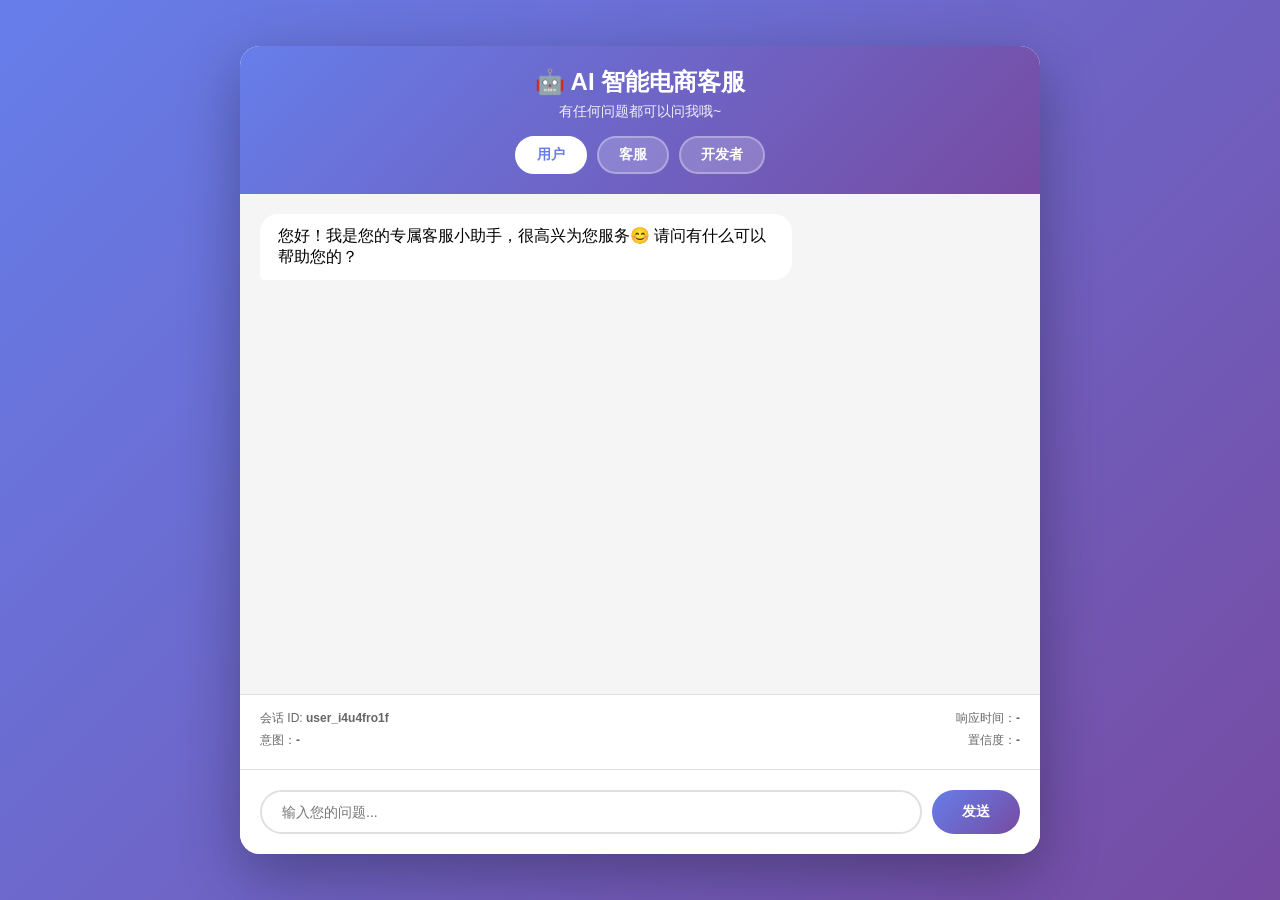
<file: static/index.html>
<!DOCTYPE html>
<html lang="zh-CN">
<head>
    <meta charset="UTF-8">
    <meta name="viewport" content="width=device-width, initial-scale=1.0">
    <title>AI 智能电商客服 - 测试界面</title>
    <style>
        * {
            margin: 0;
            padding: 0;
            box-sizing: border-box;
        }
        
        body {
            font-family: 'Microsoft YaHei', Arial, sans-serif;
            background: linear-gradient(135deg, #667eea 0%, #764ba2 100%);
            min-height: 100vh;
            display: flex;
            justify-content: center;
            align-items: center;
            padding: 20px;
        }
        
        .container {
            width: 100%;
            max-width: 800px;
            background: white;
            border-radius: 20px;
            box-shadow: 0 20px 60px rgba(0,0,0,0.3);
            overflow: hidden;
        }
        
        .header {
            background: linear-gradient(135deg, #667eea 0%, #764ba2 100%);
            color: white;
            padding: 20px;
            text-align: center;
            position: relative;
        }
        
        .header h1 {
            font-size: 24px;
            margin-bottom: 5px;
        }
        
        .header p {
            font-size: 14px;
            opacity: 0.9;
        }
        
        /* 模式切换按钮 */
        .mode-tabs {
            display: flex;
            justify-content: center;
            gap: 10px;
            margin-top: 15px;
        }
        
        .mode-tab {
            padding: 8px 20px;
            background: rgba(255, 255, 255, 0.2);
            border: 2px solid rgba(255, 255, 255, 0.3);
            border-radius: 20px;
            cursor: pointer;
            font-size: 14px;
            font-weight: bold;
            transition: all 0.3s;
            color: white;
        }
        
        .mode-tab:hover {
            background: rgba(255, 255, 255, 0.3);
        }
        
        .mode-tab.active {
            background: white;
            color: #667eea;
            border-color: white;
        }
        
        .chat-container {
            height: 500px;
            overflow-y: auto;
            padding: 20px;
            background: #f5f5f5;
        }
        
        .message {
            margin-bottom: 15px;
            display: flex;
            align-items: flex-start;
        }
        
        .message.user {
            justify-content: flex-end;
        }
        
        .message-content {
            max-width: 70%;
            padding: 12px 18px;
            border-radius: 18px;
            word-wrap: break-word;
        }
        
        .message.bot .message-content {
            background: white;
            border-bottom-left-radius: 4px;
        }
        
        .message.user .message-content {
            background: linear-gradient(135deg, #667eea 0%, #764ba2 100%);
            color: white;
            border-bottom-right-radius: 4px;
        }
        
        .input-container {
            padding: 20px;
            background: white;
            border-top: 1px solid #e0e0e0;
            display: flex;
            gap: 10px;
        }
        
        #userInput {
            flex: 1;
            padding: 12px 20px;
            border: 2px solid #e0e0e0;
            border-radius: 25px;
            font-size: 14px;
            outline: none;
            transition: border-color 0.3s;
        }
        
        #userInput:focus {
            border-color: #667eea;
        }
        
        button {
            padding: 12px 30px;
            background: linear-gradient(135deg, #667eea 0%, #764ba2 100%);
            color: white;
            border: none;
            border-radius: 25px;
            cursor: pointer;
            font-size: 14px;
            font-weight: bold;
            transition: transform 0.2s;
        }
        
        button:hover {
            transform: translateY(-2px);
        }
        
        button:active {
            transform: translateY(0);
        }
        
        .info-panel {
            padding: 15px 20px;
            background: #fff;
            border-top: 1px solid #e0e0e0;
            font-size: 12px;
            color: #666;
        }
        
        .info-row {
            display: flex;
            justify-content: space-between;
            margin-bottom: 5px;
        }
        
        .typing-indicator {
            display: none;
            padding: 12px 18px;
            background: white;
            border-radius: 18px;
            width: fit-content;
        }
        
        .typing-indicator span {
            display: inline-block;
            width: 8px;
            height: 8px;
            background: #667eea;
            border-radius: 50%;
            margin: 0 2px;
            animation: bounce 1.4s infinite ease-in-out both;
        }
        
        .typing-indicator span:nth-child(1) { animation-delay: -0.32s; }
        .typing-indicator span:nth-child(2) { animation-delay: -0.16s; }
        
        @keyframes bounce {
            0%, 80%, 100% { transform: scale(0); }
            40% { transform: scale(1); }
        }
    </style>
</head>
<body>
    <div class="container">
        <div class="header">
            <h1>🤖 AI 智能电商客服</h1>
            <p>有任何问题都可以问我哦~</p>
            <div class="mode-tabs">
                <div class="mode-tab active" onclick="switchMode('user')">用户</div>
                <div class="mode-tab" onclick="switchMode('service')">客服</div>
                <div class="mode-tab" onclick="switchMode('dev')">开发者</div>
            </div>
        </div>
        
        <div class="chat-container" id="chatContainer">
            <div class="message bot">
                <div class="message-content">
                    您好！我是您的专属客服小助手，很高兴为您服务😊 请问有什么可以帮助您的？
                </div>
            </div>
            <div class="typing-indicator" id="typingIndicator">
                <span></span><span></span><span></span>
            </div>
        </div>
        
        <div class="info-panel">
            <div class="info-row">
                <span>会话 ID: <strong id="sessionId">-</strong></span>
                <span>响应时间：<strong id="responseTime">-</strong></span>
            </div>
            <div class="info-row">
                <span>意图：<strong id="intentInfo">-</strong></span>
                <span>置信度：<strong id="confidenceInfo">-</strong></span>
            </div>
        </div>
        
        <div class="input-container">
            <input type="text" id="userInput" placeholder="输入您的问题..." onkeypress="handleKeyPress(event)">
            <button onclick="sendMessage()">发送</button>
        </div>
    </div>

    <script>
        let sessionId = null;
        const API_BASE_URL = 'http://localhost:8000/api';
        let currentMode = 'user';
            
        // 页面加载时生成 session ID
        window.onload = function() {
            sessionId = generateSessionId();
            document.getElementById('sessionId').textContent = sessionId;
        };
            
        function generateSessionId() {
            return 'user_' + Math.random().toString(36).substr(2, 9);
        }
            
        // 切换模式
        function switchMode(mode) {
            currentMode = mode;
                
            // 更新标签页样式
            document.querySelectorAll('.mode-tab').forEach(tab => {
                tab.classList.remove('active');
            });
            event.target.classList.add('active');
                
            const infoPanel = document.querySelector('.info-panel');
                
            // 根据模式显示不同内容
            if (mode === 'user') {
                // 用户模式：隐藏 info-panel
                if (infoPanel) infoPanel.style.display = 'none';
            } else if (mode === 'service') {
                // 客服模式：显示基础信息
                if (infoPanel) {
                    infoPanel.style.display = 'block';
                    infoPanel.innerHTML = `
                        <div class="info-row">
                            <span>会话 ID: <strong id="sessionId">-</strong></span>
                            <span>响应时间：<strong id="responseTime">-</strong></span>
                        </div>
                        <div class="info-row">
                            <span>意图：<strong id="intentInfo">-</strong></span>
                            <span>置信度：<strong id="confidenceInfo">-</strong></span>
                        </div>
                    `;
                }
                alert('💼 客服模式已启用！\n\n此模式下可以看到：\n• 会话 ID\n• 响应时间\n• 意图识别\n• 置信度');
            } else if (mode === 'dev') {
                // 开发者模式：显示完整调试信息
                if (infoPanel) {
                    infoPanel.style.display = 'block';
                    infoPanel.innerHTML = `
                        <div class="info-row">
                            <span> 会话 ID: <strong id="sessionId">-</strong></span>
                            <span>⏱️ 响应时间：<strong id="responseTime">-</strong></span>
                        </div>
                        <div class="info-row">
                            <span>🎯 意图：<strong id="intentInfo">-</strong></span>
                            <span>📊 置信度：<strong id="confidenceInfo">-</strong></span>
                        </div>
                        <div class="info-row">
                            <span>🔧 策略：<strong id="strategyInfo">-</strong></span>
                            <span>📝 原始意图：<strong id="rawIntent">-</strong></span>
                        </div>
                        <div style="margin-top: 10px; padding: 10px; background: #f0f0f0; border-radius: 8px; font-size: 12px;">
                            <strong>📋 完整响应数据：</strong>
                            <pre id="rawData" style="margin-top: 5px; color: #666; white-space: pre-wrap;">等待对话...</pre>
                        </div>
                    `;
                }
                alert('👨‍💻 开发者模式已启用！\n\n此模式下可以看到：\n• 完整的技术调试信息\n• 意图识别详情\n• 响应策略\n• 原始 API 数据');
            }
        }
        
        function handleKeyPress(event) {
            if (event.key === 'Enter') {
                sendMessage();
            }
        }
        
        async function sendMessage() {
            const input = document.getElementById('userInput');
            const message = input.value.trim();
            
            if (!message) return;
            
            // 添加用户消息到聊天界面
            addMessage(message, 'user');
            input.value = '';
            
            // 显示正在输入提示
            showTyping();
            
            try {
                const startTime = Date.now();
                
                const response = await fetch(`${API_BASE_URL}/chat`, {
                    method: 'POST',
                    headers: {
                        'Content-Type': 'application/json'
                    },
                    body: JSON.stringify({
                        message: message,
                        session_id: sessionId
                    })
                });
                
                const data = await response.json();
                
                // 隐藏正在输入提示
                hideTyping();
                
                // 添加机器人回复
                addMessage(data.response, 'bot');
                
                // 根据当前模式更新信息面板
                if (currentMode === 'dev') {
                    // 开发者模式：显示完整调试信息
                    document.getElementById('sessionId').textContent = data.session_id;
                    document.getElementById('responseTime').textContent = data.processing_time;
                    document.getElementById('intentInfo').textContent = data.intent_cn;
                    document.getElementById('confidenceInfo').textContent = (data.confidence * 100).toFixed(1) + '%';
                    if (document.getElementById('strategyInfo')) {
                        document.getElementById('strategyInfo').textContent = data.strategy;
                    }
                    if (document.getElementById('rawIntent')) {
                        document.getElementById('rawIntent').textContent = data.intent;
                    }
                    if (document.getElementById('rawData')) {
                        document.getElementById('rawData').textContent = JSON.stringify(data, null, 2);
                    }
                } else if (currentMode === 'service') {
                    // 客服模式：只显示基础信息
                    document.getElementById('sessionId').textContent = data.session_id;
                    document.getElementById('responseTime').textContent = data.processing_time;
                    document.getElementById('intentInfo').textContent = data.intent_cn;
                    document.getElementById('confidenceInfo').textContent = (data.confidence * 100).toFixed(1) + '%';
                }
                
            } catch (error) {
                hideTyping();
                addMessage('抱歉，系统出现错误，请稍后再试~', 'bot');
                console.error('Error:', error);
            }
        }
        
        function addMessage(text, type) {
            const container = document.getElementById('chatContainer');
            const typingIndicator = document.getElementById('typingIndicator');
            
            const messageDiv = document.createElement('div');
            messageDiv.className = `message ${type}`;
            
            const contentDiv = document.createElement('div');
            contentDiv.className = 'message-content';
            contentDiv.textContent = text;
            
            messageDiv.appendChild(contentDiv);
            container.insertBefore(messageDiv, typingIndicator);
            
            // 滚动到底部
            container.scrollTop = container.scrollHeight;
        }
        
        function showTyping() {
            const indicator = document.getElementById('typingIndicator');
            indicator.style.display = 'block';
        }
        
        function hideTyping() {
            const indicator = document.getElementById('typingIndicator');
            indicator.style.display = 'none';
        }
    </script>
</body>
</html>
</file>
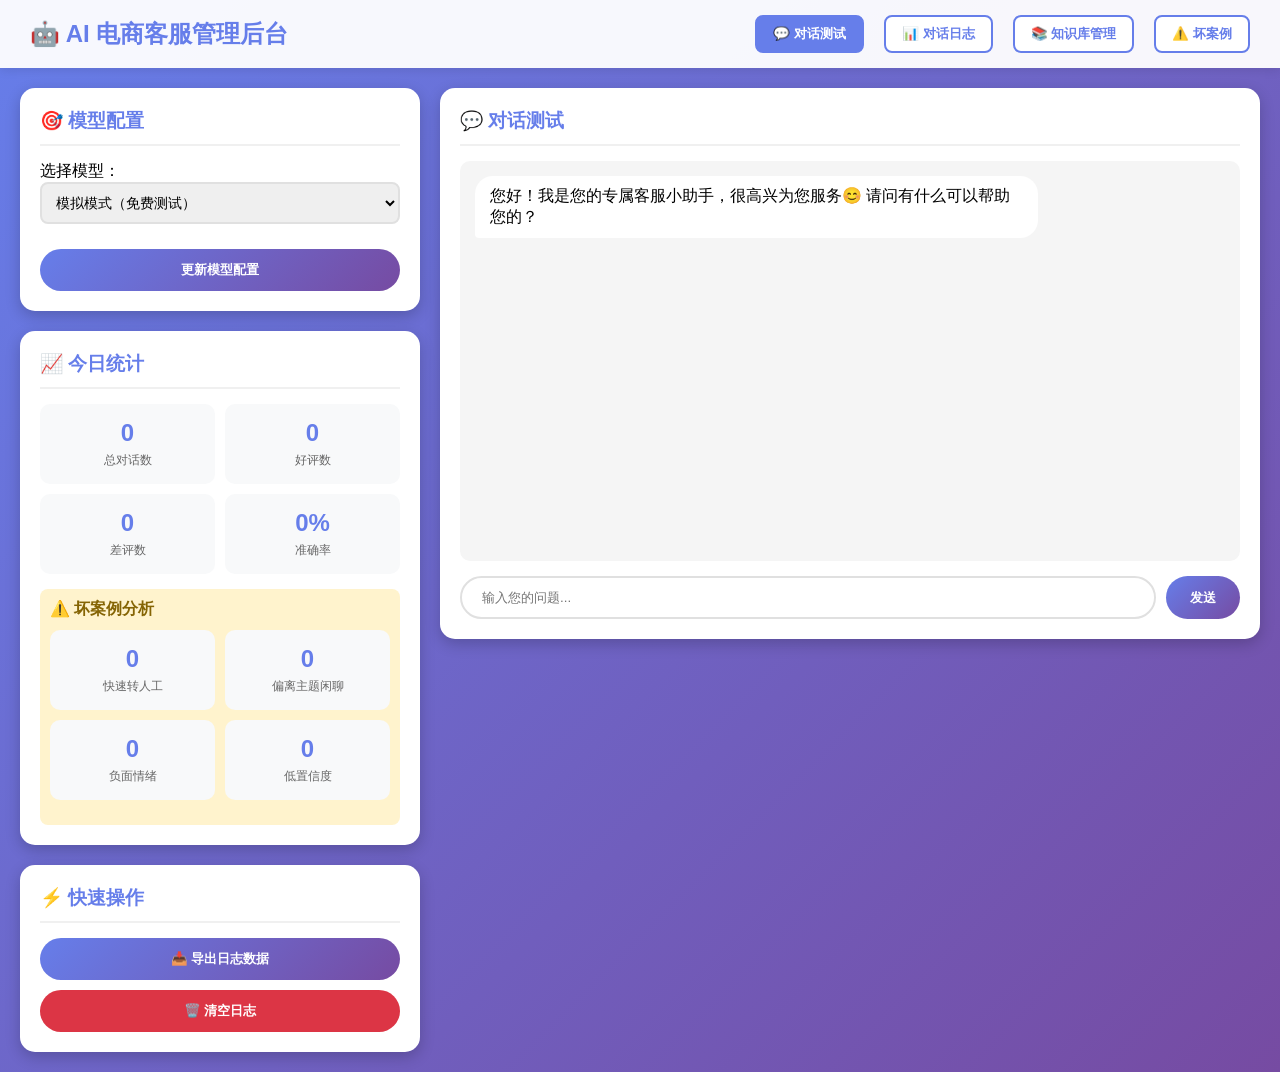
<file: static/admin.html>
<!DOCTYPE html>
<html lang="zh-CN">
<head>
    <meta charset="UTF-8">
    <meta name="viewport" content="width=device-width, initial-scale=1.0">
    <title>AI 电商客服 - 管理后台</title>
    <style>
        * {
            margin: 0;
            padding: 0;
            box-sizing: border-box;
        }
        
        body {
            font-family: 'Microsoft YaHei', Arial, sans-serif;
            background: linear-gradient(135deg, #667eea 0%, #764ba2 100%);
            min-height: 100vh;
            display: flex;
            flex-direction: column;
        }
        
        /* 顶部导航栏 */
        .navbar {
            background: rgba(255, 255, 255, 0.95);
            padding: 15px 30px;
            box-shadow: 0 2px 10px rgba(0,0,0,0.1);
            display: flex;
            justify-content: space-between;
            align-items: center;
        }
        
        /* 加载提示样式 */
        .loading-overlay {
            position: fixed;
            top: 0;
            left: 0;
            width: 100%;
            height: 100%;
            background: rgba(0, 0, 0, 0.7);
            display: none;
            justify-content: center;
            align-items: center;
            z-index: 9999;
        }
        
        .loading-content {
            background: white;
            padding: 40px;
            border-radius: 15px;
            text-align: center;
            max-width: 400px;
        }
        
        .spinner {
            width: 60px;
            height: 60px;
            border: 5px solid #f3f3f3;
            border-top: 5px solid #667eea;
            border-radius: 50%;
            animation: spin 1s linear infinite;
            margin: 0 auto 20px;
        }
        
        @keyframes spin {
            0% { transform: rotate(0deg); }
            100% { transform: rotate(360deg); }
        }
        
        .loading-text {
            color: #667eea;
            font-size: 18px;
            font-weight: bold;
            margin-bottom: 10px;
        }
        
        .loading-subtext {
            color: #999;
            font-size: 14px;
        }
        
        .progress-bar {
            width: 100%;
            height: 8px;
            background: #f0f0f0;
            border-radius: 4px;
            overflow: hidden;
            margin-top: 15px;
        }
        
        .progress-fill {
            height: 100%;
            background: linear-gradient(135deg, #667eea 0%, #764ba2 100%);
            width: 0%;
            transition: width 0.3s ease;
        }
        
        .navbar h1 {
            color: #667eea;
            font-size: 24px;
        }
        
        .nav-links {
            display: flex;
            gap: 20px;
        }
        
        .nav-links button {
            padding: 8px 16px;
            background: white;
            border: 2px solid #667eea;
            color: #667eea;
            border-radius: 8px;
            cursor: pointer;
            font-weight: bold;
            transition: all 0.3s;
        }
        
        .nav-links button:hover,
        .nav-links button.active {
            background: #667eea;
            color: white;
        }
        
        /* 主容器 */
        .container {
            flex: 1;
            display: grid;
            grid-template-columns: 400px 1fr;
            gap: 20px;
            padding: 20px;
            max-width: 1600px;
            margin: 0 auto;
            width: 100%;
        }
        
        /* 左侧面板 */
        .left-panel {
            display: flex;
            flex-direction: column;
            gap: 20px;
        }
        
        .card {
            background: white;
            border-radius: 15px;
            padding: 20px;
            box-shadow: 0 5px 15px rgba(0,0,0,0.2);
        }
        
        .card h3 {
            color: #667eea;
            margin-bottom: 15px;
            border-bottom: 2px solid #f0f0f0;
            padding-bottom: 10px;
        }
        
        /* 聊天区域 */
        .chat-container {
            height: 400px;
            overflow-y: auto;
            padding: 15px;
            background: #f5f5f5;
            border-radius: 10px;
            margin-bottom: 15px;
        }
        
        .message {
            margin-bottom: 15px;
            display: flex;
            align-items: flex-start;
        }
        
        .message.user {
            justify-content: flex-end;
        }
        
        .message-content {
            max-width: 75%;
            padding: 10px 15px;
            border-radius: 18px;
            word-wrap: break-word;
        }
        
        .message.bot .message-content {
            background: white;
            border-bottom-left-radius: 4px;
        }
        
        .message.user .message-content {
            background: linear-gradient(135deg, #667eea 0%, #764ba2 100%);
            color: white;
            border-bottom-right-radius: 4px;
        }
        
        .input-area {
            display: flex;
            gap: 10px;
        }
        
        .input-area input {
            flex: 1;
            padding: 12px 20px;
            border: 2px solid #e0e0e0;
            border-radius: 25px;
            outline: none;
        }
        
        .input-area input:focus {
            border-color: #667eea;
        }
        
        .btn {
            padding: 12px 24px;
            background: linear-gradient(135deg, #667eea 0%, #764ba2 100%);
            color: white;
            border: none;
            border-radius: 25px;
            cursor: pointer;
            font-weight: bold;
            transition: transform 0.2s;
        }
        
        .btn:hover {
            transform: translateY(-2px);
        }
        
        /* 模型选择器 */
        .model-selector {
            margin-bottom: 15px;
        }
        
        .model-selector select {
            width: 100%;
            padding: 10px;
            border: 2px solid #e0e0e0;
            border-radius: 8px;
            font-size: 14px;
        }
        
        /* 统计信息 */
        .stats-grid {
            display: grid;
            grid-template-columns: repeat(2, 1fr);
            gap: 10px;
            margin-bottom: 15px;
        }
        
        .stat-item {
            background: #f8f9fa;
            padding: 15px;
            border-radius: 10px;
            text-align: center;
        }
        
        .stat-number {
            font-size: 24px;
            font-weight: bold;
            color: #667eea;
        }
        
        .stat-label {
            font-size: 12px;
            color: #666;
            margin-top: 5px;
        }
        
        /* 右侧面板 */
        .right-panel {
            display: flex;
            flex-direction: column;
            gap: 20px;
        }
        
        /* 选项卡 */
        .tabs {
            display: flex;
            gap: 10px;
            margin-bottom: 15px;
        }
        
        .tab-btn {
            padding: 10px 20px;
            background: white;
            border: none;
            border-radius: 8px;
            cursor: pointer;
            font-weight: bold;
            transition: all 0.3s;
        }
        
        .tab-btn.active {
            background: #667eea;
            color: white;
        }
        
        /* 日志表格 */
        .log-table {
            width: 100%;
            border-collapse: collapse;
            background: white;
            border-radius: 10px;
            overflow: hidden;
        }
        
        .log-table th {
            background: #667eea;
            color: white;
            padding: 15px;
            text-align: left;
        }
        
        .log-table td {
            padding: 12px;
            border-bottom: 1px solid #f0f0f0;
        }
        
        .log-table tr:hover {
            background: #f8f9fa;
        }
        
        .badge {
            display: inline-block;
            padding: 4px 12px;
            border-radius: 12px;
            font-size: 12px;
            font-weight: bold;
        }
        
        .badge-good {
            background: #d4edda;
            color: #155724;
        }
        
        .badge-bad {
            background: #f8d7da;
            color: #721c24;
        }
        
        .badge-normal {
            background: #d1ecf1;
            color: #0c5460;
        }
        
        /* 反馈按钮 */
        .feedback-btns {
            display: flex;
            gap: 5px;
        }
        
        .feedback-btn {
            padding: 4px 8px;
            border: none;
            border-radius: 4px;
            cursor: pointer;
            font-size: 12px;
        }
        
        .feedback-btn.good {
            background: #d4edda;
            color: #155724;
        }
        
        .feedback-btn.bad {
            background: #f8d7da;
            color: #721c24;
        }
        
        /* 知识库表单 */
        .form-group {
            margin-bottom: 15px;
        }
        
        .form-group label {
            display: block;
            margin-bottom: 5px;
            color: #555;
            font-weight: bold;
        }
        
        .form-group input,
        .form-group textarea {
            width: 100%;
            padding: 10px;
            border: 2px solid #e0e0e0;
            border-radius: 8px;
            font-size: 14px;
        }
        
        .form-group textarea {
            resize: vertical;
            min-height: 80px;
        }
        
        /* 滚动条样式 */
        ::-webkit-scrollbar {
            width: 8px;
            height: 8px;
        }
        
        ::-webkit-scrollbar-track {
            background: #f1f1f1;
            border-radius: 4px;
        }
        
        ::-webkit-scrollbar-thumb {
            background: #667eea;
            border-radius: 4px;
        }
        
        /* 加载动画 */
        .typing-indicator {
            display: none;
            padding: 10px 15px;
            background: white;
            border-radius: 18px;
            width: fit-content;
        }
        
        .typing-indicator span {
            display: inline-block;
            width: 8px;
            height: 8px;
            background: #667eea;
            border-radius: 50%;
            margin: 0 2px;
            animation: bounce 1.4s infinite ease-in-out both;
        }
        
        .typing-indicator span:nth-child(1) { animation-delay: -0.32s; }
        .typing-indicator span:nth-child(2) { animation-delay: -0.16s; }
        
        @keyframes bounce {
            0%, 80%, 100% { transform: scale(0); }
            40% { transform: scale(1); }
        }
        
        /* 隐藏/显示面板 */
        .panel {
            display: none;
        }
        
        .panel.active {
            display: block;
        }
    </style>
</head>
<body>
    <!-- 顶部导航栏 -->
    <div class="navbar">
        <h1>🤖 AI 电商客服管理后台</h1>
        <div class="nav-links">
            <button onclick="switchView('chat')" class="active" id="view-chat">💬 对话测试</button>
            <button onclick="switchView('logs')" id="view-logs">📊 对话日志</button>
            <button onclick="switchView('knowledge')" id="view-knowledge">📚 知识库管理</button>
            <button onclick="switchView('badcases')" id="view-badcases">⚠️ 坏案例</button>
        </div>
    </div>
    
    <!-- 加载提示层 -->
    <div class="loading-overlay" id="loadingOverlay">
        <div class="loading-content">
            <div class="spinner"></div>
            <div class="loading-text" id="loadingText">正在初始化...</div>
            <div class="loading-subtext" id="loadingSubtext">请稍候</div>
            <div class="progress-bar">
                <div class="progress-fill" id="progressFill"></div>
            </div>
        </div>
    </div>
    
    <!-- 主容器 -->
    <div class="container">
        <!-- 左侧面板 -->
        <div class="left-panel">
            <!-- 对话卡片 -->
            <div class="card">
                <h3>🎯 模型配置</h3>
                <div class="model-selector">
                    <label for="modelSelect">选择模型：</label>
                    <select id="modelSelect">
                        <option value="mock">模拟模式（免费测试）</option>
                        <option value="deepseek">DeepSeek Chat</option>
                        <option value="gpt35">GPT-3.5</option>
                        <option value="qwen">通义千问</option>
                    </select>
                </div>
                
                <div id="apiKeySection" style="display: none;">
                    <div class="form-group">
                        <label>API Key：</label>
                        <input type="password" id="apiKeyInput" placeholder="请输入 API Key">
                    </div>
                </div>
                
                <button class="btn" onclick="updateModel()" style="width: 100%; margin-top: 10px;">更新模型配置</button>
            </div>
            
            <!-- 统计卡片 -->
            <div class="card">
                <h3>📈 今日统计</h3>
                <div class="stats-grid">
                    <div class="stat-item">
                        <div class="stat-number" id="totalChats">0</div>
                        <div class="stat-label">总对话数</div>
                    </div>
                    <div class="stat-item">
                        <div class="stat-number" id="goodCases">0</div>
                        <div class="stat-label">好评数</div>
                    </div>
                    <div class="stat-item">
                        <div class="stat-number" id="badCases">0</div>
                        <div class="stat-label">差评数</div>
                    </div>
                    <div class="stat-item">
                        <div class="stat-number" id="accuracyRate">0%</div>
                        <div class="stat-label">准确率</div>
                    </div>
                </div>
                
                <!-- 新增：坏案例分析 -->
                <div style="margin-top: 15px; padding: 10px; background: #fff3cd; border-radius: 8px;">
                    <h4 style="color: #856404; margin-bottom: 10px;">⚠️ 坏案例分析</h4>
                    <div class="stats-grid">
                        <div class="stat-item">
                            <div class="stat-number" id="quickTransferCount">0</div>
                            <div class="stat-label">快速转人工</div>
                        </div>
                        <div class="stat-item">
                            <div class="stat-number" id="offTopicCount">0</div>
                            <div class="stat-label">偏离主题闲聊</div>
                        </div>
                        <div class="stat-item">
                            <div class="stat-number" id="negativeEmotionCount">0</div>
                            <div class="stat-label">负面情绪</div>
                        </div>
                        <div class="stat-item">
                            <div class="stat-number" id="lowConfidenceCount">0</div>
                            <div class="stat-label">低置信度</div>
                        </div>
                    </div>
                </div>
            </div>
            
            <!-- 快速操作 -->
            <div class="card">
                <h3>⚡ 快速操作</h3>
                <button class="btn" onclick="exportLogs()" style="width: 100%; margin-bottom: 10px;">📥 导出日志数据</button>
                <button class="btn" onclick="clearLogs()" style="width: 100%; background: #dc3545;">🗑️ 清空日志</button>
            </div>
        </div>
        
        <!-- 右侧面板 -->
        <div class="right-panel">
            <!-- 对话测试面板 -->
            <div class="card panel active" id="panel-chat">
                <h3>💬 对话测试</h3>
                <div class="chat-container" id="chatContainer">
                    <div class="message bot">
                        <div class="message-content">
                            您好！我是您的专属客服小助手，很高兴为您服务😊 请问有什么可以帮助您的？
                        </div>
                    </div>
                    <div class="typing-indicator" id="typingIndicator">
                        <span></span><span></span><span></span>
                    </div>
                </div>
                <div class="input-area">
                    <input type="text" id="userInput" placeholder="输入您的问题..." onkeypress="handleKeyPress(event)">
                    <button class="btn" onclick="sendMessage()">发送</button>
                </div>
            </div>
            
            <!-- 日志面板 -->
            <div class="card panel" id="panel-logs">
                <h3>📊 对话日志</h3>
                <div class="tabs">
                    <button class="tab-btn active" onclick="filterLogs('all')">全部</button>
                    <button class="tab-btn" onclick="filterLogs('good')">好评</button>
                    <button class="tab-btn" onclick="filterLogs('bad')">差评</button>
                    <button class="tab-btn" onclick="filterLogs('normal')">普通</button>
                </div>
                <table class="log-table">
                    <thead>
                        <tr>
                            <th>时间</th>
                            <th>用户问题</th>
                            <th>AI 回复</th>
                            <th>意图</th>
                            <th>置信度</th>
                            <th>评价</th>
                            <th>操作</th>
                        </tr>
                    </thead>
                    <tbody id="logsTableBody">
                        <!-- 动态填充 -->
                    </tbody>
                </table>
            </div>
            
            <!-- 知识库管理面板 -->
            <div class="card panel" id="panel-knowledge">
                <h3>📚 添加知识库</h3>
                <div class="form-group">
                    <label>问题：</label>
                    <input type="text" id="faqQuestion" placeholder="例如：什么时候发货？">
                </div>
                <div class="form-group">
                    <label>答案：</label>
                    <textarea id="faqAnswer" placeholder="例如：我们一般在下单后 24 小时内发货..."></textarea>
                </div>
                <div class="form-group">
                    <label>关键词（用逗号分隔）：</label>
                    <input type="text" id="faqKeywords" placeholder="发货，配送，快递">
                </div>
                <div class="form-group">
                    <label>分类：</label>
                    <input type="text" id="faqCategory" placeholder="物流" value="其他">
                </div>
                <button class="btn" onclick="addFAQ()" style="width: 100%;">➕ 添加到知识库</button>
            </div>
            
            <!-- 坏案例面板 -->
            <div class="card panel" id="panel-badcases">
                <h3>⚠️ 坏案例复盘</h3>
                <p style="color: #666; margin-bottom: 15px;">这里收集了所有评价为"差"的对话，以及：<span style="color: #dc3545;">快速转人工</span>、<span style="color: #dc3545;">偏离主题闲聊</span>、<span style="color: #dc3545;">负面情绪</span> 的案例。</p>
                <table class="log-table">
                    <thead>
                        <tr>
                            <th>时间</th>
                            <th>用户问题</th>
                            <th>AI 回复</th>
                            <th>意图</th>
                            <th>问题类型</th>
                            <th>操作</th>
                        </tr>
                    </thead>
                    <tbody id="badCasesTableBody">
                        <!-- 动态填充 -->
                    </tbody>
                </table>
            </div>
        </div>
    </div>

    <script>
        const API_BASE_URL = 'http://localhost:8000/api';
        let sessionId = null;
        let currentFilter = 'all';
        let conversationLogs = [];
        let isBotReady = false;  // 机器人是否已就绪
        
        // 页面加载时初始化
        window.onload = async function() {
            sessionId = generateSessionId();
            
            // 显示加载提示
            showLoading('正在连接服务器', '首次加载可能需要 10-20 秒');
            updateProgress(20);
            
            try {
                // 检查服务是否可用
                await checkServerHealth();
                updateProgress(40);
                
                // 预加载数据
                await loadLogsFromAPI();
                updateProgress(70);
                
                // 加载统计数据
                await updateStatsFromAPI();
                updateProgress(100);
                
                // 隐藏加载提示
                setTimeout(() => hideLoading(), 500);
                isBotReady = true;
                
            } catch (error) {
                hideLoading();
                alert('⚠️ 连接服务器失败，请检查服务是否运行\n错误信息：' + error.message);
            }
        };
        
        function generateSessionId() {
            return 'admin_' + Math.random().toString(36).substr(2, 9);
        }
        
        // 切换视图
        function switchView(viewName) {
            // 更新按钮状态
            document.querySelectorAll('.nav-links button').forEach(btn => {
                btn.classList.remove('active');
            });
            document.getElementById(`view-${viewName}`).classList.add('active');
            
            // 更新面板显示
            document.querySelectorAll('.panel').forEach(panel => {
                panel.classList.remove('active');
            });
            document.getElementById(`panel-${viewName}`).classList.add('active');
            
            // 如果切换到日志或坏案例，刷新数据
            if (viewName === 'logs') {
                renderLogs('all');
            } else if (viewName === 'badcases') {
                renderBadCases();
            }
        }
        
        // 模型选择器显示控制
        document.getElementById('modelSelect').addEventListener('change', function() {
            const apiKeySection = document.getElementById('apiKeySection');
            if (this.value !== 'mock') {
                apiKeySection.style.display = 'block';
            } else {
                apiKeySection.style.display = 'none';
            }
        });
        
        // 更新模型配置
        function updateModel() {
            const model = document.getElementById('modelSelect').value;
            const apiKey = document.getElementById('apiKeyInput').value;
            
            alert(`✅ 模型已更新为：${model}\n（实际项目中这里会调用后端 API 更新配置）`);
        }
        
        // 发送消息
        async function sendMessage() {
            const input = document.getElementById('userInput');
            const message = input.value.trim();
            
            if (!message) return;
            
            // 检查机器人是否就绪
            if (!isBotReady) {
                alert('⏳ 系统正在初始化中，请稍候...');
                return;
            }
            
            // 添加用户消息
            addMessage(message, 'user');
            input.value = '';
            
            // 显示正在输入
            showTyping();
            
            try {
                const response = await fetch(`${API_BASE_URL}/chat`, {
                    method: 'POST',
                    headers: {
                        'Content-Type': 'application/json'
                    },
                    body: JSON.stringify({
                        message: message,
                        session_id: sessionId
                    })
                });
                
                const data = await response.json();
                
                hideTyping();
                addMessage(data.response, 'bot');
                
                // 记录日志（本地 + 服务器）
                logConversation(data);
                
            } catch (error) {
                hideTyping();
                addMessage('抱歉，系统出现错误，请稍后再试~', 'bot');
                console.error('Error:', error);
            }
        }
        
        function handleKeyPress(event) {
            if (event.key === 'Enter') {
                sendMessage();
            }
        }
        
        function addMessage(text, type) {
            const container = document.getElementById('chatContainer');
            const typingIndicator = document.getElementById('typingIndicator');
            
            const messageDiv = document.createElement('div');
            messageDiv.className = `message ${type}`;
            
            const contentDiv = document.createElement('div');
            contentDiv.className = 'message-content';
            contentDiv.textContent = text;
            
            messageDiv.appendChild(contentDiv);
            container.insertBefore(messageDiv, typingIndicator);
            
            container.scrollTop = container.scrollHeight;
        }
        
        function showTyping() {
            document.getElementById('typingIndicator').style.display = 'block';
        }
        
        function hideTyping() {
            document.getElementById('typingIndicator').style.display = 'none';
        }
        
        // 日志相关功能
        function logConversation(data) {
            const logEntry = {
                id: Date.now(),
                timestamp: new Date().toLocaleString('zh-CN'),
                question: '',
                response: data.response,
                intent: data.intent_cn,
                confidence: data.confidence,
                strategy: data.strategy,
                feedback: 'normal' // good, bad, normal
            };
            
            // 获取最后一条用户消息
            const messages = document.querySelectorAll('#chatContainer .message.user .message-content');
            if (messages.length > 0) {
                logEntry.question = messages[messages.length - 1].textContent;
            }
            
            // 同时保存到本地和服务器
            conversationLogs.unshift(logEntry);
            saveLogs();
            updateStats();
        }
        
        async function loadLogsFromAPI() {
            try {
                const response = await fetch(`${API_BASE_URL}/logs?limit=100`);
                const data = await response.json();
                
                if (data.logs && data.logs.length > 0) {
                    // 转换 API 数据格式
                    conversationLogs = data.logs.map(log => ({
                        id: log.id,
                        timestamp: new Date(log.timestamp).toLocaleString('zh-CN'),
                        question: log.user_input,
                        response: log.response,
                        intent: log.intent,
                        confidence: log.confidence,
                        strategy: log.strategy,
                        feedback: log.feedback || 'normal'
                    }));
                    
                    renderLogs('all');
                    updateStats();
                }
            } catch (error) {
                console.error('加载日志失败:', error);
            }
        }
        
        async function updateStatsFromAPI() {
            try {
                // 获取基础统计
                const response = await fetch(`${API_BASE_URL}/logs/statistics`);
                const data = await response.json();
                
                if (data.statistics) {
                    const stats = data.statistics;
                    document.getElementById('totalChats').textContent = stats.total || 0;
                    document.getElementById('goodCases').textContent = stats.good || 0;
                    document.getElementById('badCases').textContent = stats.bad || 0;
                    document.getElementById('accuracyRate').textContent = (stats.accuracy || 0) + '%';
                }
                
                // 获取坏案例分析
                const badAnalysisResponse = await fetch(`${API_BASE_URL}/logs/bad-cases/analysis`);
                const badAnalysisData = await badAnalysisResponse.json();
                
                if (badAnalysisData.analysis) {
                    const analysis = badAnalysisData.analysis;
                    document.getElementById('quickTransferCount').textContent = analysis.quick_human_transfer_count || 0;
                    document.getElementById('offTopicCount').textContent = analysis.off_topic_count || 0;
                    document.getElementById('negativeEmotionCount').textContent = analysis.negative_emotion_count || 0;
                    document.getElementById('lowConfidenceCount').textContent = analysis.low_confidence_count || 0;
                }
            } catch (error) {
                console.error('获取统计失败:', error);
            }
        }
        
        function saveLogs() {
            localStorage.setItem('conversationLogs', JSON.stringify(conversationLogs));
        }
        
        function loadLogs() {
            const saved = localStorage.getItem('conversationLogs');
            if (saved) {
                conversationLogs = JSON.parse(saved);
            }
        }
        
        function renderLogs(filter = 'all') {
            const tbody = document.getElementById('logsTableBody');
            tbody.innerHTML = '';
            
            const filtered = filter === 'all' 
                ? conversationLogs 
                : conversationLogs.filter(log => log.feedback === filter);
            
            filtered.forEach(log => {
                const tr = document.createElement('tr');
                tr.innerHTML = `
                    <td>${log.timestamp}</td>
                    <td>${log.question}</td>
                    <td>${log.response}</td>
                    <td>${log.intent}</td>
                    <td>${(log.confidence * 100).toFixed(1)}%</td>
                    <td>
                        <span class="badge badge-${log.feedback === 'good' ? 'good' : log.feedback === 'bad' ? 'bad' : 'normal'}">
                            ${log.feedback === 'good' ? '👍 好' : log.feedback === 'bad' ? '👎 差' : '😐 普通'}
                        </span>
                    </td>
                    <td>
                        <div class="feedback-btns">
                            <button class="feedback-btn good" onclick="setFeedback(${log.id}, 'good')">👍</button>
                            <button class="feedback-btn bad" onclick="setFeedback(${log.id}, 'bad')">👎</button>
                        </div>
                    </td>
                `;
                tbody.appendChild(tr);
            });
        }
        
        function renderBadCases() {
            const tbody = document.getElementById('badCasesTableBody');
            tbody.innerHTML = '';
            
            const badCases = conversationLogs.filter(log => log.feedback === 'bad' || log.is_off_topic || log.has_negative_emotion || (log.turn_count && log.turn_count <= 2));
            
            badCases.forEach(log => {
                const tr = document.createElement('tr');
                
                // 判断问题类型
                let problemTypes = [];
                if (log.feedback === 'bad') problemTypes.push('<span class="badge badge-bad">差评</span>');
                if (log.turn_count && log.turn_count <= 2) problemTypes.push('<span class="badge" style="background: #ffc107; color: #000;">快速转人工</span>');
                if (log.is_off_topic) problemTypes.push('<span class="badge" style="background: #17a2b8; color: #fff;">偏离主题</span>');
                if (log.has_negative_emotion) problemTypes.push('<span class="badge" style="background: #dc3545; color: #fff;">负面情绪</span>');
                
                tr.innerHTML = `
                    <td>${log.timestamp}</td>
                    <td>${log.question}</td>
                    <td>${log.response}</td>
                    <td>${log.intent}</td>
                    <td>${problemTypes.join(' ')}</td>
                    <td>
                        <button class="btn" style="padding: 4px 12px; font-size: 12px;" onclick="addToKnowledgeBase('${log.question}')">
                            ➕ 加入知识库
                        </button>
                    </td>
                `;
                tbody.appendChild(tr);
            });
        }
        
        function setFeedback(id, feedback) {
            const log = conversationLogs.find(l => l.id === id);
            if (log) {
                // 更新本地
                log.feedback = feedback;
                saveLogs();
                renderLogs(currentFilter);
                updateStats();
                
                // 更新服务器
                fetch(`${API_BASE_URL}/logs/feedback`, {
                    method: 'POST',
                    headers: {
                        'Content-Type': 'application/json'
                    },
                    body: JSON.stringify({
                        log_id: String(id),
                        feedback: feedback
                    })
                })
                .then(res => res.json())
                .then(data => {
                    console.log('评价已更新:', data);
                })
                .catch(err => {
                    console.error('更新失败:', err);
                });
            }
        }
        
        function filterLogs(filter) {
            currentFilter = filter;
            
            // 更新按钮状态
            document.querySelectorAll('#panel-logs .tab-btn').forEach(btn => {
                btn.classList.remove('active');
            });
            event.target.classList.add('active');
            
            renderLogs(filter);
        }
        
        function updateStats() {
            const total = conversationLogs.length;
            const good = conversationLogs.filter(l => l.feedback === 'good').length;
            const bad = conversationLogs.filter(l => l.feedback === 'bad').length;
            const accuracy = total > 0 ? ((good / total) * 100).toFixed(1) : 0;
            
            document.getElementById('totalChats').textContent = total;
            document.getElementById('goodCases').textContent = good;
            document.getElementById('badCases').textContent = bad;
            document.getElementById('accuracyRate').textContent = accuracy + '%';
        }
        
        // 知识库相关功能
        function addFAQ() {
            const question = document.getElementById('faqQuestion').value;
            const answer = document.getElementById('faqAnswer').value;
            const keywords = document.getElementById('faqKeywords').value.split(',').map(k => k.trim());
            const category = document.getElementById('faqCategory').value;
            
            if (!question || !answer) {
                alert('请填写问题和答案');
                return;
            }
            
            fetch(`${API_BASE_URL}/knowledge/faq`, {
                method: 'POST',
                headers: {
                    'Content-Type': 'application/json'
                },
                body: JSON.stringify({
                    question: question,
                    answer: answer,
                    keywords: keywords,
                    category: category
                })
            })
            .then(res => res.json())
            .then(data => {
                alert(`✅ ${data.message}`);
                // 清空表单
                document.getElementById('faqQuestion').value = '';
                document.getElementById('faqAnswer').value = '';
                document.getElementById('faqKeywords').value = '';
            })
            .catch(err => {
                alert('❌ 添加失败：' + err);
            });
        }
        
        function addToKnowledgeBase(question) {
            document.getElementById('faqQuestion').value = question;
            switchView('knowledge');
            alert('💡 问题已复制到表单，请补充答案和关键词');
        }
        
        // 导出功能
        function exportLogs() {
            const dataStr = JSON.stringify(conversationLogs, null, 2);
            const dataBlob = new Blob([dataStr], { type: 'application/json' });
            const url = URL.createObjectURL(dataBlob);
            
            const link = document.createElement('a');
            link.href = url;
            link.download = `conversation_logs_${new Date().getTime()}.json`;
            link.click();
            
            alert('✅ 日志已导出');
        }
        
        function clearLogs() {
            if (confirm('确定要清空所有日志吗？此操作不可恢复！')) {
                conversationLogs = [];
                saveLogs();
                updateStats();
                renderLogs('all');
                alert('✅ 日志已清空');
            }
        }
        
        // 加载提示控制
        function showLoading(text, subtext) {
            document.getElementById('loadingText').textContent = text;
            document.getElementById('loadingSubtext').textContent = subtext;
            document.getElementById('loadingOverlay').style.display = 'flex';
        }
        
        function hideLoading() {
            document.getElementById('loadingOverlay').style.display = 'none';
            updateProgress(0);
        }
        
        function updateProgress(percent) {
            document.getElementById('progressFill').style.width = percent + '%';
        }
        
        // 健康检查
        async function checkServerHealth() {
            try {
                const response = await fetch(`${API_BASE_URL}/health`);
                if (!response.ok) {
                    throw new Error('服务响应异常');
                }
            } catch (error) {
                throw new Error('无法连接到服务器，请检查服务是否运行');
            }
        }
    </script>
</body>
</html>
</file>
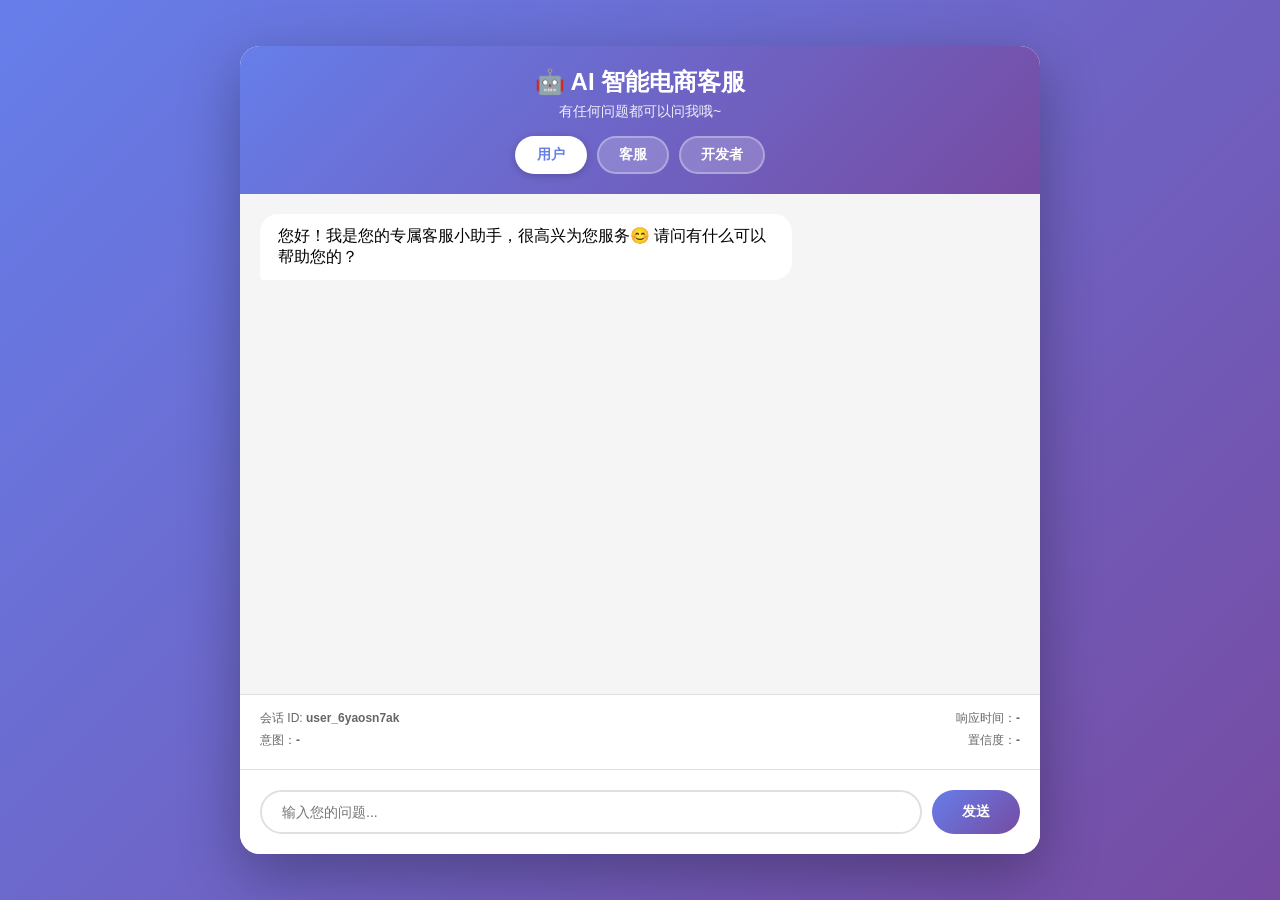
<file: static/console.html>
<!DOCTYPE html>
<html lang="zh-CN">
<head>
    <meta charset="UTF-8">
    <meta name="viewport" content="width=device-width, initial-scale=1.0">
    <title>AI 智能电商客服 - 测试界面</title>
    <style>
        * {
            margin: 0;
            padding: 0;
            box-sizing: border-box;
        }
        
        body {
            font-family: 'Microsoft YaHei', Arial, sans-serif;
            background: linear-gradient(135deg, #667eea 0%, #764ba2 100%);
            min-height: 100vh;
            display: flex;
            justify-content: center;
            align-items: center;
            padding: 20px;
        }
        
        .container {
            width: 100%;
            max-width: 800px;
            background: white;
            border-radius: 20px;
            box-shadow: 0 20px 60px rgba(0,0,0,0.3);
            overflow: hidden;
        }
        
        .header {
            background: linear-gradient(135deg, #667eea 0%, #764ba2 100%);
            color: white;
            padding: 20px;
            text-align: center;
        }
        
        .header h1 {
            font-size: 24px;
            margin-bottom: 5px;
        }
        
        .header p {
            font-size: 14px;
            opacity: 0.9;
            margin-bottom: 15px;
        }
        
        /* 标签页切换按钮 */
        .mode-tabs {
            display: flex;
            gap: 10px;
            justify-content: center;
            margin-top: 10px;
        }
        
        .mode-tab {
            padding: 8px 20px;
            background: rgba(255,255,255,0.2);
            border: 2px solid rgba(255,255,255,0.3);
            border-radius: 20px;
            color: white;
            cursor: pointer;
            font-size: 14px;
            font-weight: bold;
            transition: all 0.3s;
        }
        
        .mode-tab:hover {
            background: rgba(255,255,255,0.3);
        }
        
        .mode-tab.active {
            background: white;
            color: #667eea;
            box-shadow: 0 2px 8px rgba(0,0,0,0.2);
        }
        
        .chat-container {
            height: 500px;
            overflow-y: auto;
            padding: 20px;
            background: #f5f5f5;
        }
        
        .message {
            margin-bottom: 15px;
            display: flex;
            align-items: flex-start;
        }
        
        .message.user {
            justify-content: flex-end;
        }
        
        .message-content {
            max-width: 70%;
            padding: 12px 18px;
            border-radius: 18px;
            word-wrap: break-word;
        }
        
        .message.bot .message-content {
            background: white;
            border-bottom-left-radius: 4px;
        }
        
        .message.user .message-content {
            background: linear-gradient(135deg, #667eea 0%, #764ba2 100%);
            color: white;
            border-bottom-right-radius: 4px;
        }
        
        .input-container {
            padding: 20px;
            background: white;
            border-top: 1px solid #e0e0e0;
            display: flex;
            gap: 10px;
        }
        
        #userInput {
            flex: 1;
            padding: 12px 20px;
            border: 2px solid #e0e0e0;
            border-radius: 25px;
            font-size: 14px;
            outline: none;
            transition: border-color 0.3s;
        }
        
        #userInput:focus {
            border-color: #667eea;
        }
        
        button {
            padding: 12px 30px;
            background: linear-gradient(135deg, #667eea 0%, #764ba2 100%);
            color: white;
            border: none;
            border-radius: 25px;
            cursor: pointer;
            font-size: 14px;
            font-weight: bold;
            transition: transform 0.2s;
        }
        
        button:hover {
            transform: translateY(-2px);
        }
        
        button:active {
            transform: translateY(0);
        }
        
        .info-panel {
            padding: 15px 20px;
            background: #fff;
            border-top: 1px solid #e0e0e0;
            font-size: 12px;
            color: #666;
        }
        
        .info-row {
            display: flex;
            justify-content: space-between;
            margin-bottom: 5px;
        }
        
        .typing-indicator {
            display: none;
            padding: 12px 18px;
            background: white;
            border-radius: 18px;
            width: fit-content;
        }
        
        .typing-indicator span {
            display: inline-block;
            width: 8px;
            height: 8px;
            background: #667eea;
            border-radius: 50%;
            margin: 0 2px;
            animation: bounce 1.4s infinite ease-in-out both;
        }
        
        .typing-indicator span:nth-child(1) { animation-delay: -0.32s; }
        .typing-indicator span:nth-child(2) { animation-delay: -0.16s; }
        
        @keyframes bounce {
            0%, 80%, 100% { transform: scale(0); }
            40% { transform: scale(1); }
        }
    </style>
</head>
<body>
    <div class="container">
        <div class="header">
            <h1>🤖 AI 智能电商客服</h1>
            <p>有任何问题都可以问我哦~</p>
            <div class="mode-tabs">
                <div class="mode-tab active" onclick="switchMode('user')">用户</div>
                <div class="mode-tab" onclick="switchMode('service')">客服</div>
                <div class="mode-tab" onclick="switchMode('dev')">开发者</div>
            </div>
        </div>
        
        <div class="chat-container" id="chatContainer">
            <div class="message bot">
                <div class="message-content">
                    您好！我是您的专属客服小助手，很高兴为您服务😊 请问有什么可以帮助您的？
                </div>
            </div>
            <div class="typing-indicator" id="typingIndicator">
                <span></span><span></span><span></span>
            </div>
        </div>
        
        <div class="info-panel">
            <div class="info-row">
                <span>会话 ID: <strong id="sessionId">-</strong></span>
                <span>响应时间：<strong id="responseTime">-</strong></span>
            </div>
            <div class="info-row">
                <span>意图：<strong id="intentInfo">-</strong></span>
                <span>置信度：<strong id="confidenceInfo">-</strong></span>
            </div>
        </div>
        
        <div class="input-container">
            <input type="text" id="userInput" placeholder="输入您的问题..." onkeypress="handleKeyPress(event)">
            <button onclick="sendMessage()">发送</button>
        </div>
    </div>

    <script>
        let sessionId = null;
        const API_BASE_URL = 'http://localhost:8000/api';
        let currentMode = 'user';
        
        // 页面加载时生成 session ID
        window.onload = function() {
            sessionId = generateSessionId();
            document.getElementById('sessionId').textContent = sessionId;
        };
        
        function generateSessionId() {
            return 'user_' + Math.random().toString(36).substr(2, 9);
        }
        
        // 切换模式
        function switchMode(mode) {
            currentMode = mode;
            
            // 更新标签页样式
            document.querySelectorAll('.mode-tab').forEach(tab => {
                tab.classList.remove('active');
            });
            event.target.classList.add('active');
            
            const infoPanel = document.querySelector('.info-panel');
            
            // 根据模式显示不同内容
            if (mode === 'user') {
                // 用户模式：隐藏 info-panel
                if (infoPanel) infoPanel.style.display = 'none';
            } else if (mode === 'service') {
                // 客服模式：显示基础 info-panel
                if (infoPanel) {
                    infoPanel.style.display = 'block';
                    infoPanel.innerHTML = `
                        <div class="info-row">
                            <span>会话 ID: <strong id="sessionId">-</strong></span>
                            <span>响应时间：<strong id="responseTime">-</strong></span>
                        </div>
                        <div class="info-row">
                            <span>意图：<strong id="intentInfo">-</strong></span>
                            <span>置信度：<strong id="confidenceInfo">-</strong></span>
                        </div>
                    `;
                }
                alert('💼 客服模式已启用！\n\n此模式下可以看到：\n• 会话 ID\n• 响应时间\n• 意图识别\n• 置信度');
            } else if (mode === 'dev') {
                // 开发者模式：显示完整调试信息
                if (infoPanel) {
                    infoPanel.style.display = 'block';
                    infoPanel.innerHTML = `
                        <div class="info-row">
                            <span> 会话 ID: <strong id="sessionId">-</strong></span>
                            <span>⏱️ 响应时间：<strong id="responseTime">-</strong></span>
                        </div>
                        <div class="info-row">
                            <span>🎯 意图：<strong id="intentInfo">-</strong></span>
                            <span>📊 置信度：<strong id="confidenceInfo">-</strong></span>
                        </div>
                        <div class="info-row">
                            <span>🔧 策略：<strong id="strategyInfo">-</strong></span>
                            <span>📝 原始意图：<strong id="rawIntent">-</strong></span>
                        </div>
                        <div style="margin-top: 10px; padding: 10px; background: #f0f0f0; border-radius: 8px; font-size: 12px;">
                            <strong>📋 完整响应数据：</strong>
                            <pre id="rawData" style="margin-top: 5px; color: #666; white-space: pre-wrap;">等待对话...</pre>
                        </div>
                    `;
                }
                alert('👨‍💻 开发者模式已启用！\n\n此模式下可以看到：\n• 完整的技术调试信息\n• 意图识别详情\n• 响应策略\n• 原始 API 数据');
            }
        }
        
        function handleKeyPress(event) {
            if (event.key === 'Enter') {
                sendMessage();
            }
        }
        
        async function sendMessage() {
            const input = document.getElementById('userInput');
            const message = input.value.trim();
            
            if (!message) return;
            
            // 添加用户消息到聊天界面
            addMessage(message, 'user');
            input.value = '';
            
            // 显示正在输入提示
            showTyping();
            
            try {
                const startTime = Date.now();
                
                const response = await fetch(`${API_BASE_URL}/chat`, {
                    method: 'POST',
                    headers: {
                        'Content-Type': 'application/json'
                    },
                    body: JSON.stringify({
                        message: message,
                        session_id: sessionId
                    })
                });
                
                const data = await response.json();
                
                // 隐藏正在输入提示
                hideTyping();
                
                // 添加机器人回复
                addMessage(data.response, 'bot');
                
                // 开发者模式：显示完整调试信息
                if (currentMode === 'dev') {
                    document.getElementById('sessionId').textContent = data.session_id;
                    document.getElementById('responseTime').textContent = data.processing_time;
                    document.getElementById('intentInfo').textContent = data.intent_cn;
                    document.getElementById('confidenceInfo').textContent = (data.confidence * 100).toFixed(1) + '%';
                    document.getElementById('strategyInfo').textContent = data.strategy;
                    document.getElementById('rawIntent').textContent = data.intent;
                    document.getElementById('rawData').textContent = JSON.stringify(data, null, 2);
                } else if (currentMode === 'service') {
                    // 客服模式：只显示基础信息
                    document.getElementById('sessionId').textContent = data.session_id;
                    document.getElementById('responseTime').textContent = data.processing_time;
                    document.getElementById('intentInfo').textContent = data.intent_cn;
                    document.getElementById('confidenceInfo').textContent = (data.confidence * 100).toFixed(1) + '%';
                }
                
            } catch (error) {
                hideTyping();
                addMessage('抱歉，系统出现错误，请稍后再试~', 'bot');
                console.error('Error:', error);
            }
        }
        
        function addMessage(text, type) {
            const container = document.getElementById('chatContainer');
            const typingIndicator = document.getElementById('typingIndicator');
            
            const messageDiv = document.createElement('div');
            messageDiv.className = `message ${type}`;
            
            const contentDiv = document.createElement('div');
            contentDiv.className = 'message-content';
            contentDiv.textContent = text;
            
            messageDiv.appendChild(contentDiv);
            container.insertBefore(messageDiv, typingIndicator);
            
            // 滚动到底部
            container.scrollTop = container.scrollHeight;
        }
        
        function showTyping() {
            const indicator = document.getElementById('typingIndicator');
            indicator.style.display = 'block';
        }
        
        function hideTyping() {
            const indicator = document.getElementById('typingIndicator');
            indicator.style.display = 'none';
        }
    </script>
</body>
</html>
</file>
